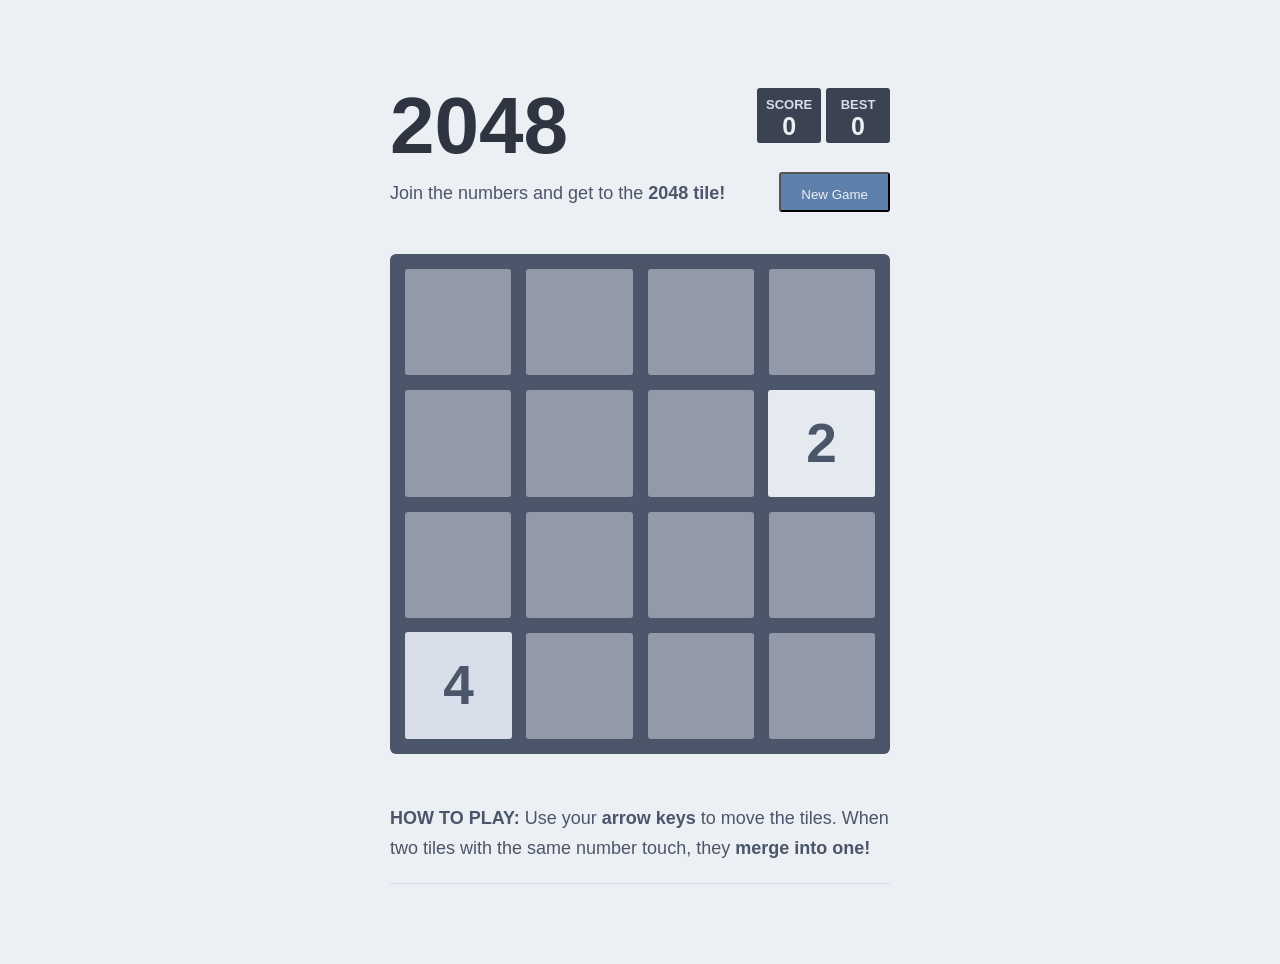
<file: frontend/games/2048/index.html>
<!DOCTYPE html>
<html>

<head>
  <meta charset="utf-8">
  <title>2048</title>

  <link href="style/main.css" rel="stylesheet" type="text/css">
  <link rel="shortcut icon" href="favicon.ico">
  <link rel="apple-touch-icon" href="meta/apple-touch-icon.png">
  <link rel="apple-touch-startup-image" href="meta/apple-touch-startup-image-640x1096.png"
    media="(device-width: 320px) and (device-height: 568px) and (-webkit-device-pixel-ratio: 2)"> <!-- iPhone 5+ -->
  <link rel="apple-touch-startup-image" href="meta/apple-touch-startup-image-640x920.png"
    media="(device-width: 320px) and (device-height: 480px) and (-webkit-device-pixel-ratio: 2)">
  <!-- iPhone, retina -->
  <meta name="apple-mobile-web-app-capable" content="yes">
  <meta name="apple-mobile-web-app-status-bar-style" content="black">

  <meta name="HandheldFriendly" content="True">
  <meta name="MobileOptimized" content="320">
  <meta name="viewport"
    content="width=device-width, target-densitydpi=160dpi, initial-scale=1.0, maximum-scale=1, user-scalable=no, minimal-ui">
  </head>

<body>
  <div class="container">
    <div class="heading">
      <h1 class="title">2048</h1>
      <div class="scores-container">
        <div class="score-container">0</div>
        <div class="best-container">0</div>
      </div>
    </div>

    <div class="above-game">
      <p class="game-intro">Join the numbers and get to the <strong>2048 tile!</strong></p>
      <button class="restart-button">New Game</button>
    </div>

    <div class="game-container">
      <div class="game-message">
        <p></p>
        <div class="lower">
          <button class="keep-playing-button">Keep going</button>
          <button class="retry-button">Try again</button>
        </div>
      </div>

      <div class="grid-container">
        <div class="grid-row">
          <div class="grid-cell"></div>
          <div class="grid-cell"></div>
          <div class="grid-cell"></div>
          <div class="grid-cell"></div>
        </div>
        <div class="grid-row">
          <div class="grid-cell"></div>
          <div class="grid-cell"></div>
          <div class="grid-cell"></div>
          <div class="grid-cell"></div>
        </div>
        <div class="grid-row">
          <div class="grid-cell"></div>
          <div class="grid-cell"></div>
          <div class="grid-cell"></div>
          <div class="grid-cell"></div>
        </div>
        <div class="grid-row">
          <div class="grid-cell"></div>
          <div class="grid-cell"></div>
          <div class="grid-cell"></div>
          <div class="grid-cell"></div>
        </div>
      </div>

      <div class="tile-container">

      </div>
    </div>

    <p class="game-explanation">
      <strong class="important">How to play:</strong> Use your <strong>arrow keys</strong> to move the tiles. When two
      tiles with the same number touch, they <strong>merge into one!</strong>
    </p>
    <hr>

  </div>

  <script src="js/bind_polyfill.js"></script>
  <script src="js/classlist_polyfill.js"></script>
  <script src="js/animframe_polyfill.js"></script>
  <script src="js/keyboard_input_manager.js"></script>
  <script src="js/html_actuator.js"></script>
  <script src="js/grid.js"></script>
  <script src="js/tile.js"></script>
  <script src="js/local_storage_manager.js"></script>
  <script src="js/game_manager.js"></script>
  <script src="js/application.js"></script>
</body>

</html>
</file>
<file: frontend/games/2048/style/main.css>
@import "fonts/clear-sans.css";
/* ============================================================
   2048 — Nord 北欧极简配色
   基于 Nord 调色板：Snow Storm 底色 + Frost/Aurora 数字 tile
   ============================================================ */

html,
body {
  margin: 0;
  padding: 0;
  background: #ECEFF4;          /* nord6 — 冰霜白 */
  color: #4C566A;               /* nord3 — 极夜灰文字 */
  font-family: "Clear Sans", "Helvetica Neue", Arial, sans-serif;
  font-size: 18px;
}

body {
  margin: 80px 0;
}

.heading:after {
  content: "";
  display: block;
  clear: both;
}

h1.title {
  font-size: 80px;
  font-weight: bold;
  margin: 0;
  display: block;
  float: left;
  color: #2E3440;               /* nord0 */
}
@keyframes $animation-name {
  0% {
    top: 25px;
    opacity: 1;
  }
  100% {
    top: -50px;
    opacity: 0;
  }
}
.scores-container {
  float: right;
  text-align: right;
}

.score-container,
.best-container {
  position: relative;
  display: inline-block;
  background: #3B4252;          /* nord1 — 深色按钮 */
  padding: 15px 25px;
  font-size: 25px;
  height: 25px;
  line-height: 47px;
  font-weight: bold;
  border-radius: 3px;
  color: #ECEFF4;               /* nord6 浅色文字 */
  margin-top: 8px;
  text-align: center;
}
.score-container:after,
.best-container:after {
  position: absolute;
  width: 100%;
  top: 10px;
  left: 0;
  text-transform: uppercase;
  font-size: 13px;
  line-height: 13px;
  text-align: center;
  color: #D8DEE9;               /* nord4 */
}
.score-container .score-addition,
.best-container .score-addition {
  position: absolute;
  right: 30px;
  font-size: 25px;
  line-height: 25px;
  font-weight: bold;
  color: rgba(76, 86, 106, 0.9); /* nord3 */
  z-index: 100;
  animation: move-up 600ms ease-in;
  animation-fill-mode: both;
}

.score-container:after {
  content: "Score";
}

.best-container:after {
  content: "Best";
}

p {
  margin-top: 0;
  margin-bottom: 10px;
  line-height: 1.65;
}

a {
  color: #5E81AC;               /* nord10 */
  font-weight: bold;
  text-decoration: underline;
  cursor: pointer;
}

strong.important {
  text-transform: uppercase;
}

hr {
  border: none;
  border-bottom: 1px solid #D8DEE9; /* nord4 */
  margin-top: 20px;
  margin-bottom: 30px;
}

.container {
  width: 500px;
  margin: 0 auto;
}
@keyframes $animation-name {
  0% {
    opacity: 0;
  }
  100% {
    opacity: 1;
  }
}
.game-container {
  margin-top: 40px;
  position: relative;
  padding: 15px;
  cursor: default;
  -webkit-touch-callout: none;
  -ms-touch-callout: none;
  -webkit-user-select: none;
  -moz-user-select: none;
  -ms-user-select: none;
  touch-action: none;
  background: #4C566A;          /* nord3 — 深蓝灰网格背景 */
  border-radius: 6px;
  width: 500px;
  height: 500px;
  box-sizing: border-box;
}
.game-container .game-message {
  display: none;
  position: absolute;
  top: 0;
  right: 0;
  bottom: 0;
  left: 0;
  background: rgba(229, 233, 240, 0.7); /* nord5 半透明覆盖 */
  z-index: 100;
  text-align: center;
  animation: fade-in 800ms ease 1200ms;
  animation-fill-mode: both;
}
.game-container .game-message p {
  font-size: 60px;
  font-weight: bold;
  height: 60px;
  line-height: 60px;
  margin-top: 222px;
  color: #2E3440;               /* nord0 */
}
.game-container .game-message .lower {
  display: block;
  margin-top: 59px;
}
.game-container .game-message a {
  display: inline-block;
  background: #5E81AC;          /* nord10 — 冰蓝按钮 */
  border-radius: 3px;
  padding: 0 20px;
  text-decoration: none;
  color: #ECEFF4;               /* nord6 */
  height: 40px;
  line-height: 42px;
  margin-left: 9px;
}
.game-container .game-message a.keep-playing-button {
  display: none;
}
.game-container .game-message.game-won {
  background: rgba(163, 190, 140, 0.55); /* nord14 极光绿 */
  color: #2E3440;               /* nord0 */
}
.game-container .game-message.game-won a.keep-playing-button {
  display: inline-block;
}
.game-container .game-message.game-won, .game-container .game-message.game-over {
  display: block;
}

.grid-container {
  position: absolute;
  z-index: 1;
}

.grid-row {
  margin-bottom: 15px;
}
.grid-row:last-child {
  margin-bottom: 0;
}
.grid-row:after {
  content: "";
  display: block;
  clear: both;
}

.grid-cell {
  width: 106.25px;
  height: 106.25px;
  margin-right: 15px;
  float: left;
  border-radius: 3px;
  background: rgba(216, 222, 233, 0.5); /* nord4 半透明空格 */
}
.grid-cell:last-child {
  margin-right: 0;
}

.tile-container {
  position: absolute;
  z-index: 2;
}

.tile,
.tile .tile-inner {
  width: 107px;
  height: 107px;
  line-height: 107px;
}
.tile.tile-position-1-1 {
  transform: translate(0px, 0px);
}
.tile.tile-position-1-2 {
  transform: translate(0px, 121px);
}
.tile.tile-position-1-3 {
  transform: translate(0px, 242px);
}
.tile.tile-position-1-4 {
  transform: translate(0px, 363px);
}
.tile.tile-position-2-1 {
  transform: translate(121px, 0px);
}
.tile.tile-position-2-2 {
  transform: translate(121px, 121px);
}
.tile.tile-position-2-3 {
  transform: translate(121px, 242px);
}
.tile.tile-position-2-4 {
  transform: translate(121px, 363px);
}
.tile.tile-position-3-1 {
  transform: translate(242px, 0px);
}
.tile.tile-position-3-2 {
  transform: translate(242px, 121px);
}
.tile.tile-position-3-3 {
  transform: translate(242px, 242px);
}
.tile.tile-position-3-4 {
  transform: translate(242px, 363px);
}
.tile.tile-position-4-1 {
  transform: translate(363px, 0px);
}
.tile.tile-position-4-2 {
  transform: translate(363px, 121px);
}
.tile.tile-position-4-3 {
  transform: translate(363px, 242px);
}
.tile.tile-position-4-4 {
  transform: translate(363px, 363px);
}

.tile {
  position: absolute;
  transition: 100ms ease-in-out;
  transition-property: transform;
}
.tile .tile-inner {
  border-radius: 3px;
  background: #E5E9F0;          /* nord5 默认 tile 底色 */
  text-align: center;
  font-weight: bold;
  z-index: 10;
  font-size: 55px;
  color: #2E3440;               /* nord0 深色数字 */
}

/* —— Nord tile 色阶：Snow → Frost → Aurora —— */

.tile.tile-2 .tile-inner {
  background: #E5E9F0;          /* nord5 */
  color: #4C566A;               /* nord3 */
}
.tile.tile-4 .tile-inner {
  background: #D8DEE9;          /* nord4 */
  color: #4C566A;               /* nord3 */
}
.tile.tile-8 .tile-inner {
  color: #ECEFF4;               /* nord6 白字 */
  background: #88C0D0;          /* nord8 冰青 */
}
.tile.tile-16 .tile-inner {
  color: #ECEFF4;
  background: #81A1C1;          /* nord9 冰蓝 */
}
.tile.tile-32 .tile-inner {
  color: #ECEFF4;
  background: #5E81AC;          /* nord10 深冰蓝 */
}
.tile.tile-64 .tile-inner {
  color: #ECEFF4;
  background: #B48EAD;          /* nord15 极光紫 */
}
.tile.tile-128 .tile-inner {
  color: #2E3440;               /* nord0 深色字 */
  background: #A3BE8C;          /* nord14 极光绿 */
  font-size: 45px;
}
@media screen and (max-width: 520px) {
  .tile.tile-128 .tile-inner {
    font-size: 25px;
  }
}
.tile.tile-256 .tile-inner {
  color: #2E3440;
  background: #EBCB8B;          /* nord13 极光黄 */
  font-size: 45px;
}
@media screen and (max-width: 520px) {
  .tile.tile-256 .tile-inner {
    font-size: 25px;
  }
}
.tile.tile-512 .tile-inner {
  color: #ECEFF4;
  background: #D08770;          /* nord12 极光橙 */
  font-size: 45px;
}
@media screen and (max-width: 520px) {
  .tile.tile-512 .tile-inner {
    font-size: 25px;
  }
}
.tile.tile-1024 .tile-inner {
  color: #ECEFF4;
  background: #BF616A;          /* nord11 极光红 */
  font-size: 35px;
}
@media screen and (max-width: 520px) {
  .tile.tile-1024 .tile-inner {
    font-size: 15px;
  }
}
.tile.tile-2048 .tile-inner {
  color: #ECEFF4;
  background: #8FBCBB;          /* nord7 冰霜蓝绿 */
  font-size: 35px;
}
@media screen and (max-width: 520px) {
  .tile.tile-2048 .tile-inner {
    font-size: 15px;
  }
}
.tile.tile-super .tile-inner {
  color: #ECEFF4;
  background: #2E3440;          /* nord0 极夜黑 */
  font-size: 30px;
}
@media screen and (max-width: 520px) {
  .tile.tile-super .tile-inner {
    font-size: 10px;
  }
}
@keyframes $animation-name {
  0% {
    opacity: 0;
    transform: scale(0);
  }
  100% {
    opacity: 1;
    transform: scale(1);
  }
}
.tile-new .tile-inner {
  animation: appear 200ms ease 100ms;
  animation-fill-mode: backwards;
}
@keyframes $animation-name {
  0% {
    transform: scale(0);
  }
  50% {
    transform: scale(1.2);
  }
  100% {
    transform: scale(1);
  }
}
.tile-merged .tile-inner {
  z-index: 20;
  animation: pop 200ms ease 100ms;
  animation-fill-mode: backwards;
}

.above-game:after {
  content: "";
  display: block;
  clear: both;
}

.game-intro {
  float: left;
  line-height: 42px;
  margin-bottom: 0;
}

.restart-button {
  display: inline-block;
  background: #5E81AC;          /* nord10 冰蓝按钮 */
  border-radius: 3px;
  padding: 0 20px;
  text-decoration: none;
  color: #ECEFF4;               /* nord6 */
  height: 40px;
  line-height: 42px;
  display: block;
  text-align: center;
  float: right;
}

.game-explanation {
  margin-top: 50px;
  color: #4C566A;               /* nord3 */
}

/* —— 响应式 —— */
@media screen and (max-width: 520px) {
  html,
  body {
    font-size: 15px;
  }
  body {
    margin: 20px 0;
    padding: 0 20px;
  }
  h1.title {
    font-size: 27px;
    margin-top: 15px;
  }
  .container {
    width: 280px;
    margin: 0 auto;
  }
  .score-container,
  .best-container {
    margin-top: 0;
    padding: 15px 10px;
    min-width: 40px;
  }
  .heading {
    margin-bottom: 10px;
  }
  .game-intro {
    width: 55%;
    display: block;
    box-sizing: border-box;
    line-height: 1.65;
  }
  .restart-button {
    width: 42%;
    padding: 0;
    display: block;
    box-sizing: border-box;
    margin-top: 2px;
  }
  .game-container {
    margin-top: 17px;
    position: relative;
    padding: 10px;
    cursor: default;
    -webkit-touch-callout: none;
    -ms-touch-callout: none;
    -webkit-user-select: none;
    -moz-user-select: none;
    -ms-user-select: none;
    touch-action: none;
    background: #4C566A;        /* nord3 */
    border-radius: 6px;
    width: 280px;
    height: 280px;
    box-sizing: border-box;
  }
  .game-container .game-message {
    display: none;
    position: absolute;
    top: 0;
    right: 0;
    bottom: 0;
    left: 0;
    background: rgba(229, 233, 240, 0.7);
    z-index: 100;
    text-align: center;
    animation: fade-in 800ms ease 1200ms;
    animation-fill-mode: both;
  }
  .game-container .game-message p {
    font-size: 30px !important;
    height: 30px !important;
    line-height: 30px !important;
    margin-top: 90px !important;
  }
  .game-container .game-message .lower {
    margin-top: 30px !important;
  }
  .game-container .game-message a {
    display: inline-block;
    background: #5E81AC;        /* nord10 */
    border-radius: 3px;
    padding: 0 20px;
    text-decoration: none;
    color: #ECEFF4;
    height: 40px;
    line-height: 42px;
    margin-left: 9px;
  }
  .game-container .game-message a.keep-playing-button {
    display: none;
  }
  .game-container .game-message.game-won {
    background: rgba(163, 190, 140, 0.55);
    color: #2E3440;
  }
  .game-container .game-message.game-won a.keep-playing-button {
    display: inline-block;
  }
  .game-container .game-message.game-won, .game-container .game-message.game-over {
    display: block;
  }
  .grid-row {
    margin-bottom: 10px;
  }
  .grid-row:last-child {
    margin-bottom: 0;
  }
  .grid-cell {
    width: 57.5px;
    height: 57.5px;
    margin-right: 10px;
    float: left;
    border-radius: 3px;
    background: rgba(216, 222, 233, 0.5);
  }
  .grid-cell:last-child {
    margin-right: 0;
  }
  .tile-container {
    position: absolute;
    z-index: 2;
  }
  .tile,
  .tile .tile-inner {
    width: 58px;
    height: 58px;
    line-height: 58px;
  }
  .tile.tile-position-1-1 { transform: translate(0px, 0px); }
  .tile.tile-position-1-2 { transform: translate(0px, 67px); }
  .tile.tile-position-1-3 { transform: translate(0px, 135px); }
  .tile.tile-position-1-4 { transform: translate(0px, 202px); }
  .tile.tile-position-2-1 { transform: translate(67px, 0px); }
  .tile.tile-position-2-2 { transform: translate(67px, 67px); }
  .tile.tile-position-2-3 { transform: translate(67px, 135px); }
  .tile.tile-position-2-4 { transform: translate(67px, 202px); }
  .tile.tile-position-3-1 { transform: translate(135px, 0px); }
  .tile.tile-position-3-2 { transform: translate(135px, 67px); }
  .tile.tile-position-3-3 { transform: translate(135px, 135px); }
  .tile.tile-position-3-4 { transform: translate(135px, 202px); }
  .tile.tile-position-4-1 { transform: translate(202px, 0px); }
  .tile.tile-position-4-2 { transform: translate(202px, 67px); }
  .tile.tile-position-4-3 { transform: translate(202px, 135px); }
  .tile.tile-position-4-4 { transform: translate(202px, 202px); }
  .tile .tile-inner {
    font-size: 35px;
  }
  .game-message p {
    font-size: 30px !important;
    height: 30px !important;
    line-height: 30px !important;
    margin-top: 90px !important;
  }
  .game-message .lower {
    margin-top: 30px !important;
  }
}/*# sourceMappingURL=main.css.map */
</file>
